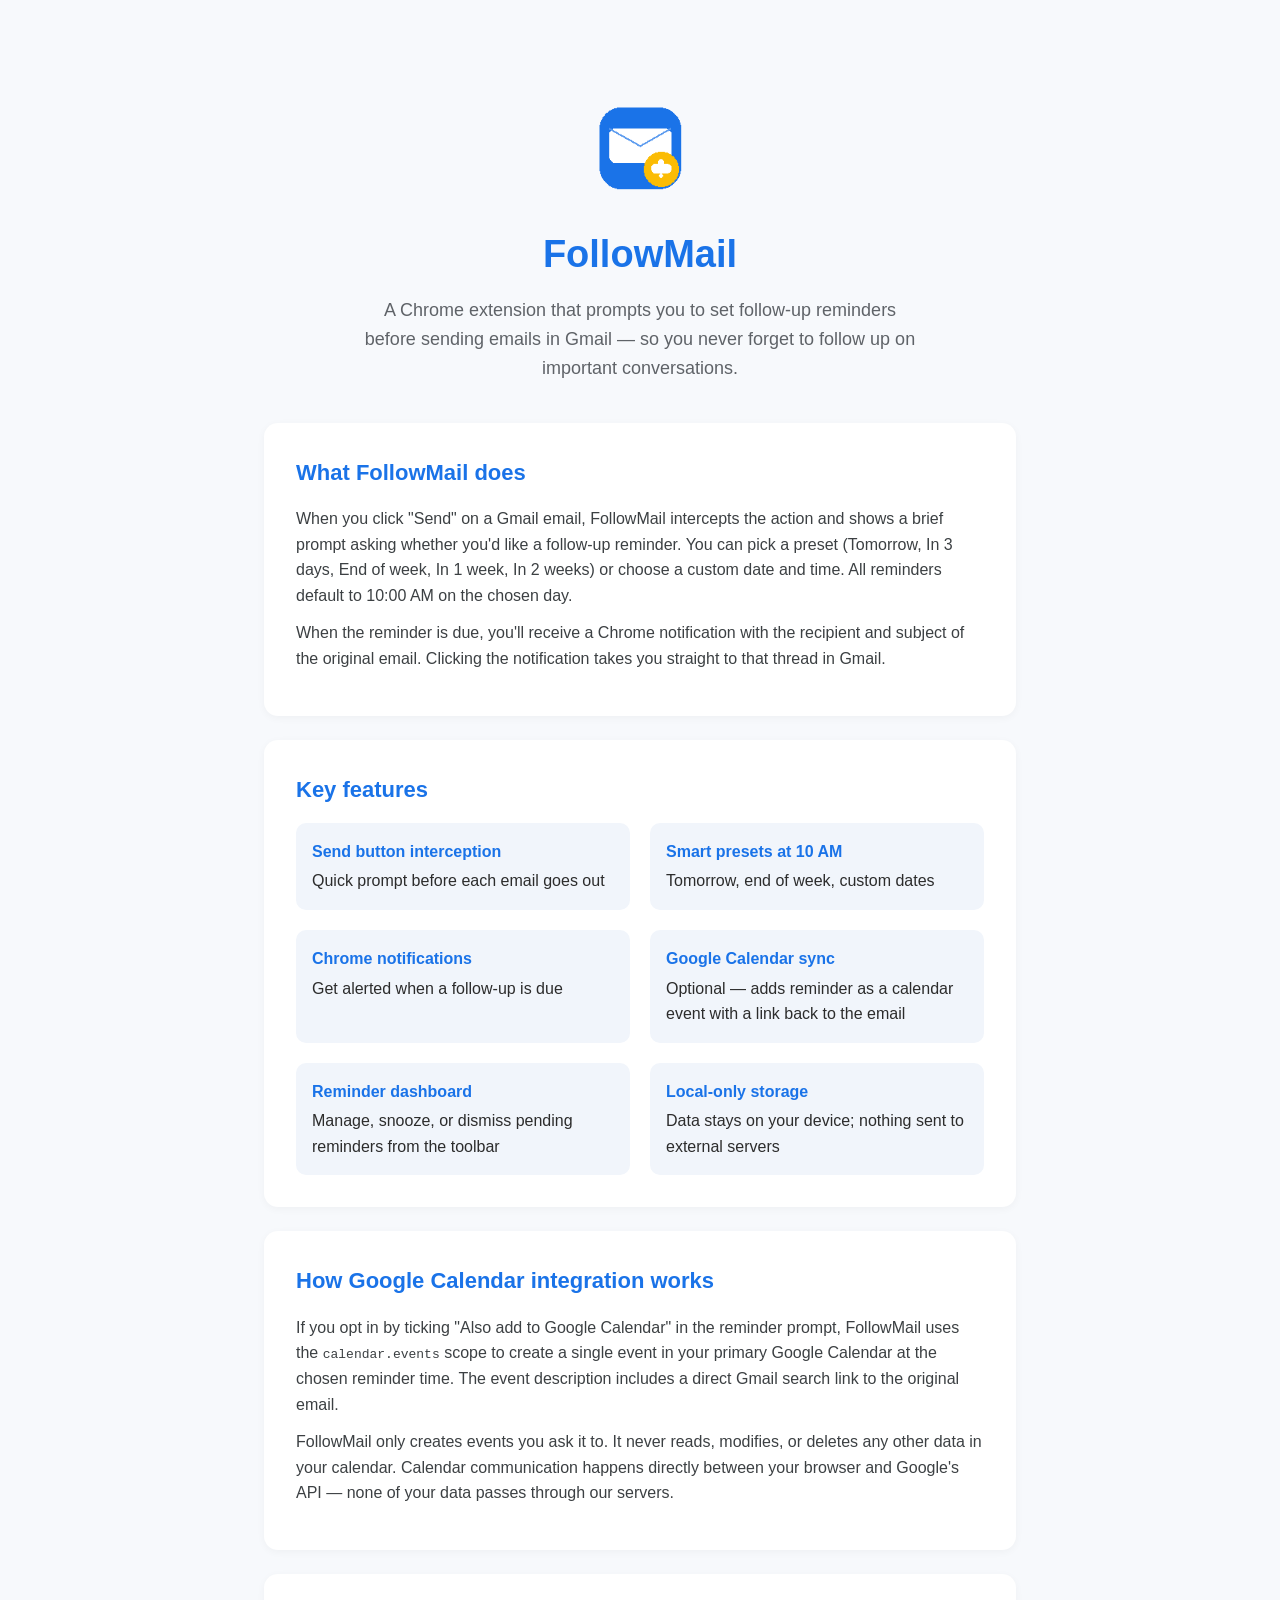
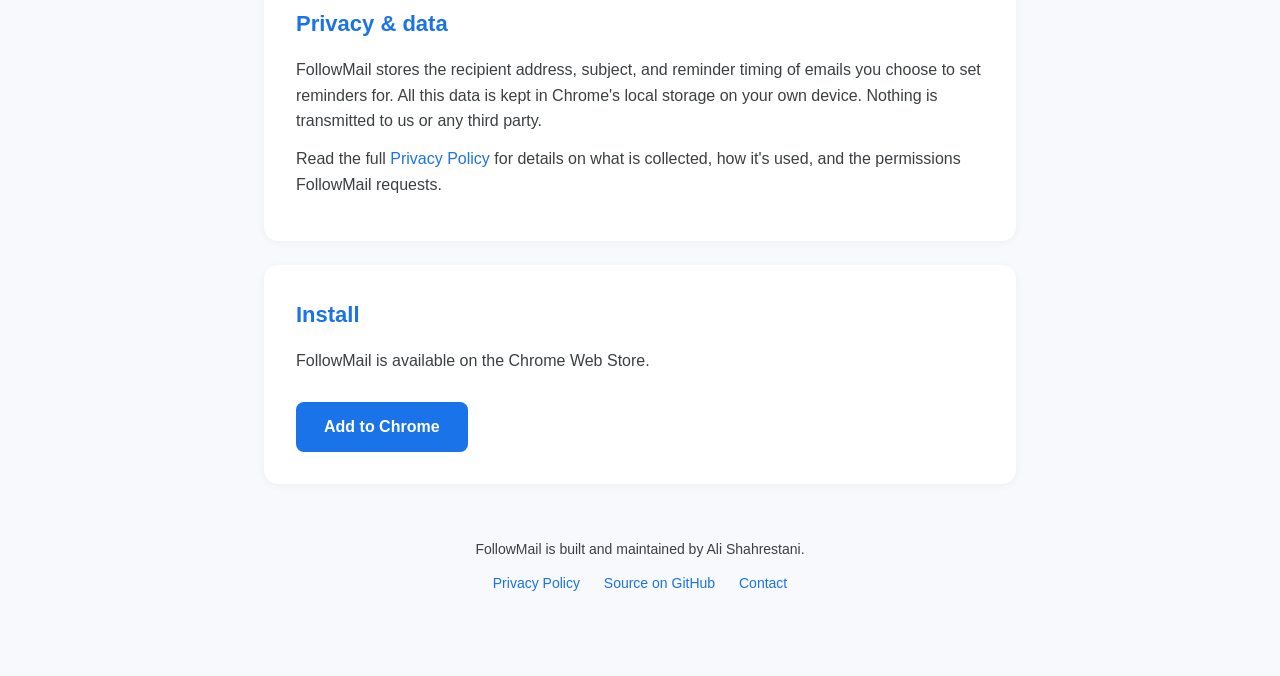
<file: index.html>
<!DOCTYPE html>
<html lang="en">
<head>
  <meta charset="UTF-8">
  <meta name="viewport" content="width=device-width, initial-scale=1.0">
  <title>FollowMail — Gmail Follow-Up Reminder Extension</title>
  <meta name="description" content="FollowMail is a Chrome extension that prompts you to set follow-up reminders before sending emails in Gmail.">
  <style>
    * { box-sizing: border-box; margin: 0; padding: 0; }
    body { font-family: -apple-system, BlinkMacSystemFont, 'Segoe UI', Roboto, sans-serif; color: #2c2c2c; line-height: 1.6; background: #f7f9fc; }
    .container { max-width: 800px; margin: 0 auto; padding: 40px 24px; }
    header { text-align: center; padding: 60px 0 40px; }
    .logo { width: 96px; height: 96px; border-radius: 22px; margin-bottom: 20px; }
    h1 { font-size: 38px; color: #1a73e8; margin-bottom: 12px; }
    .tagline { font-size: 18px; color: #5f6368; max-width: 560px; margin: 0 auto; }
    section { background: #fff; border-radius: 14px; padding: 32px; margin-bottom: 24px; box-shadow: 0 2px 8px rgba(0,0,0,0.04); }
    h2 { color: #1a73e8; font-size: 22px; margin-bottom: 16px; }
    h3 { font-size: 16px; margin-top: 16px; margin-bottom: 6px; color: #3c4043; }
    p { margin-bottom: 12px; color: #3c4043; }
    ul { padding-left: 20px; margin-bottom: 12px; }
    li { margin-bottom: 6px; color: #3c4043; }
    .feature-grid { display: grid; grid-template-columns: 1fr 1fr; gap: 20px; margin-top: 16px; }
    .feature { padding: 16px; background: #f1f5fb; border-radius: 10px; }
    .feature strong { color: #1a73e8; display: block; margin-bottom: 4px; }
    a { color: #1a73e8; text-decoration: none; }
    a:hover { text-decoration: underline; }
    footer { text-align: center; padding: 30px 0; color: #80868b; font-size: 14px; }
    footer a { margin: 0 10px; }
    .cta { display: inline-block; background: #1a73e8; color: #fff; padding: 12px 28px; border-radius: 8px; font-weight: 600; margin-top: 16px; }
    .cta:hover { background: #1557b0; text-decoration: none; }
    @media (max-width: 600px) {
      .feature-grid { grid-template-columns: 1fr; }
      h1 { font-size: 28px; }
    }
  </style>
</head>
<body>
  <div class="container">
    <header>
      <img src="icons/icon128.png" alt="FollowMail logo" class="logo">
      <h1>FollowMail</h1>
      <p class="tagline">A Chrome extension that prompts you to set follow-up reminders before sending emails in Gmail — so you never forget to follow up on important conversations.</p>
    </header>

    <section>
      <h2>What FollowMail does</h2>
      <p>When you click "Send" on a Gmail email, FollowMail intercepts the action and shows a brief prompt asking whether you'd like a follow-up reminder. You can pick a preset (Tomorrow, In 3 days, End of week, In 1 week, In 2 weeks) or choose a custom date and time. All reminders default to 10:00 AM on the chosen day.</p>
      <p>When the reminder is due, you'll receive a Chrome notification with the recipient and subject of the original email. Clicking the notification takes you straight to that thread in Gmail.</p>
    </section>

    <section>
      <h2>Key features</h2>
      <div class="feature-grid">
        <div class="feature">
          <strong>Send button interception</strong>
          Quick prompt before each email goes out
        </div>
        <div class="feature">
          <strong>Smart presets at 10 AM</strong>
          Tomorrow, end of week, custom dates
        </div>
        <div class="feature">
          <strong>Chrome notifications</strong>
          Get alerted when a follow-up is due
        </div>
        <div class="feature">
          <strong>Google Calendar sync</strong>
          Optional — adds reminder as a calendar event with a link back to the email
        </div>
        <div class="feature">
          <strong>Reminder dashboard</strong>
          Manage, snooze, or dismiss pending reminders from the toolbar
        </div>
        <div class="feature">
          <strong>Local-only storage</strong>
          Data stays on your device; nothing sent to external servers
        </div>
      </div>
    </section>

    <section>
      <h2>How Google Calendar integration works</h2>
      <p>If you opt in by ticking "Also add to Google Calendar" in the reminder prompt, FollowMail uses the <code>calendar.events</code> scope to create a single event in your primary Google Calendar at the chosen reminder time. The event description includes a direct Gmail search link to the original email.</p>
      <p>FollowMail only creates events you ask it to. It never reads, modifies, or deletes any other data in your calendar. Calendar communication happens directly between your browser and Google's API — none of your data passes through our servers.</p>
    </section>

    <section>
      <h2>Privacy &amp; data</h2>
      <p>FollowMail stores the recipient address, subject, and reminder timing of emails you choose to set reminders for. All this data is kept in Chrome's local storage on your own device. Nothing is transmitted to us or any third party.</p>
      <p>Read the full <a href="privacy-policy.html">Privacy Policy</a> for details on what is collected, how it's used, and the permissions FollowMail requests.</p>
    </section>

    <section>
      <h2>Install</h2>
      <p>FollowMail is available on the Chrome Web Store.</p>
      <a href="https://chromewebstore.google.com/detail/aejfckdpeiekimaepbbabaafjkddioed" class="cta">Add to Chrome</a>
    </section>

    <footer>
      <p>FollowMail is built and maintained by Ali Shahrestani.</p>
      <p>
        <a href="privacy-policy.html">Privacy Policy</a>
        <a href="https://github.com/ShahAli2000/gmail-followup-reminder">Source on GitHub</a>
        <a href="mailto:ali@shahrestani.co.uk">Contact</a>
      </p>
    </footer>
  </div>
</body>
</html>
</file>
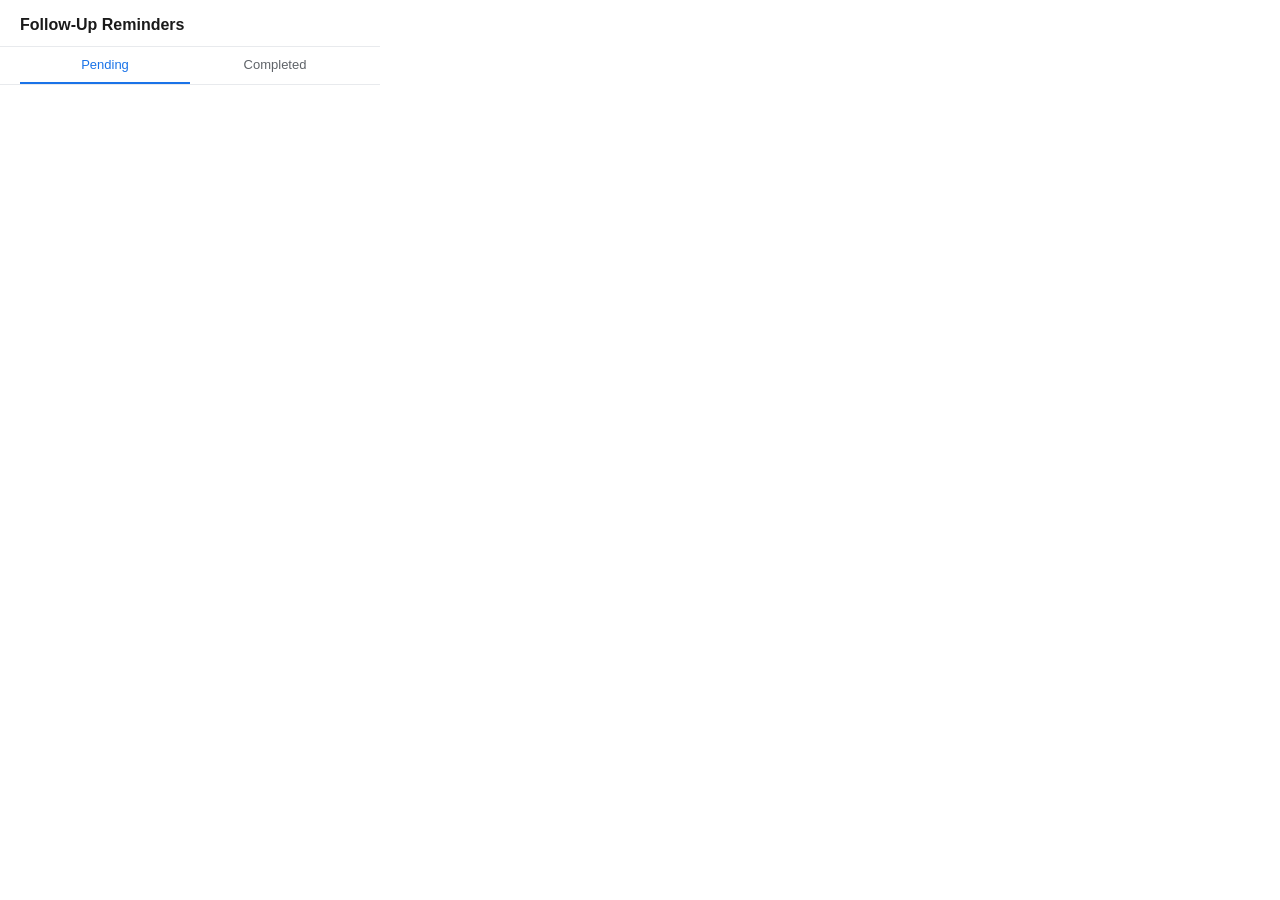
<file: popup.html>
<!DOCTYPE html>
<html lang="en">
<head>
  <meta charset="UTF-8">
  <meta name="viewport" content="width=device-width, initial-scale=1.0">
  <title>Follow-Up Reminders</title>
  <link rel="stylesheet" href="popup.css">
</head>
<body>
  <div class="popup-container">
    <div class="popup-header">
      <h1>Follow-Up Reminders</h1>
    </div>
    <div class="popup-tabs">
      <button class="tab-btn active" data-tab="pending">Pending</button>
      <button class="tab-btn" data-tab="completed">Completed</button>
    </div>
    <div id="reminder-list" class="reminder-list"></div>
    <div id="empty-state" class="empty-state" style="display: none;">
      <p class="empty-icon">&#128237;</p>
      <p class="empty-text">No reminders yet</p>
      <p class="empty-sub">Send an email from Gmail to get started</p>
    </div>
  </div>
  <script src="popup.js"></script>
</body>
</html>
</file>
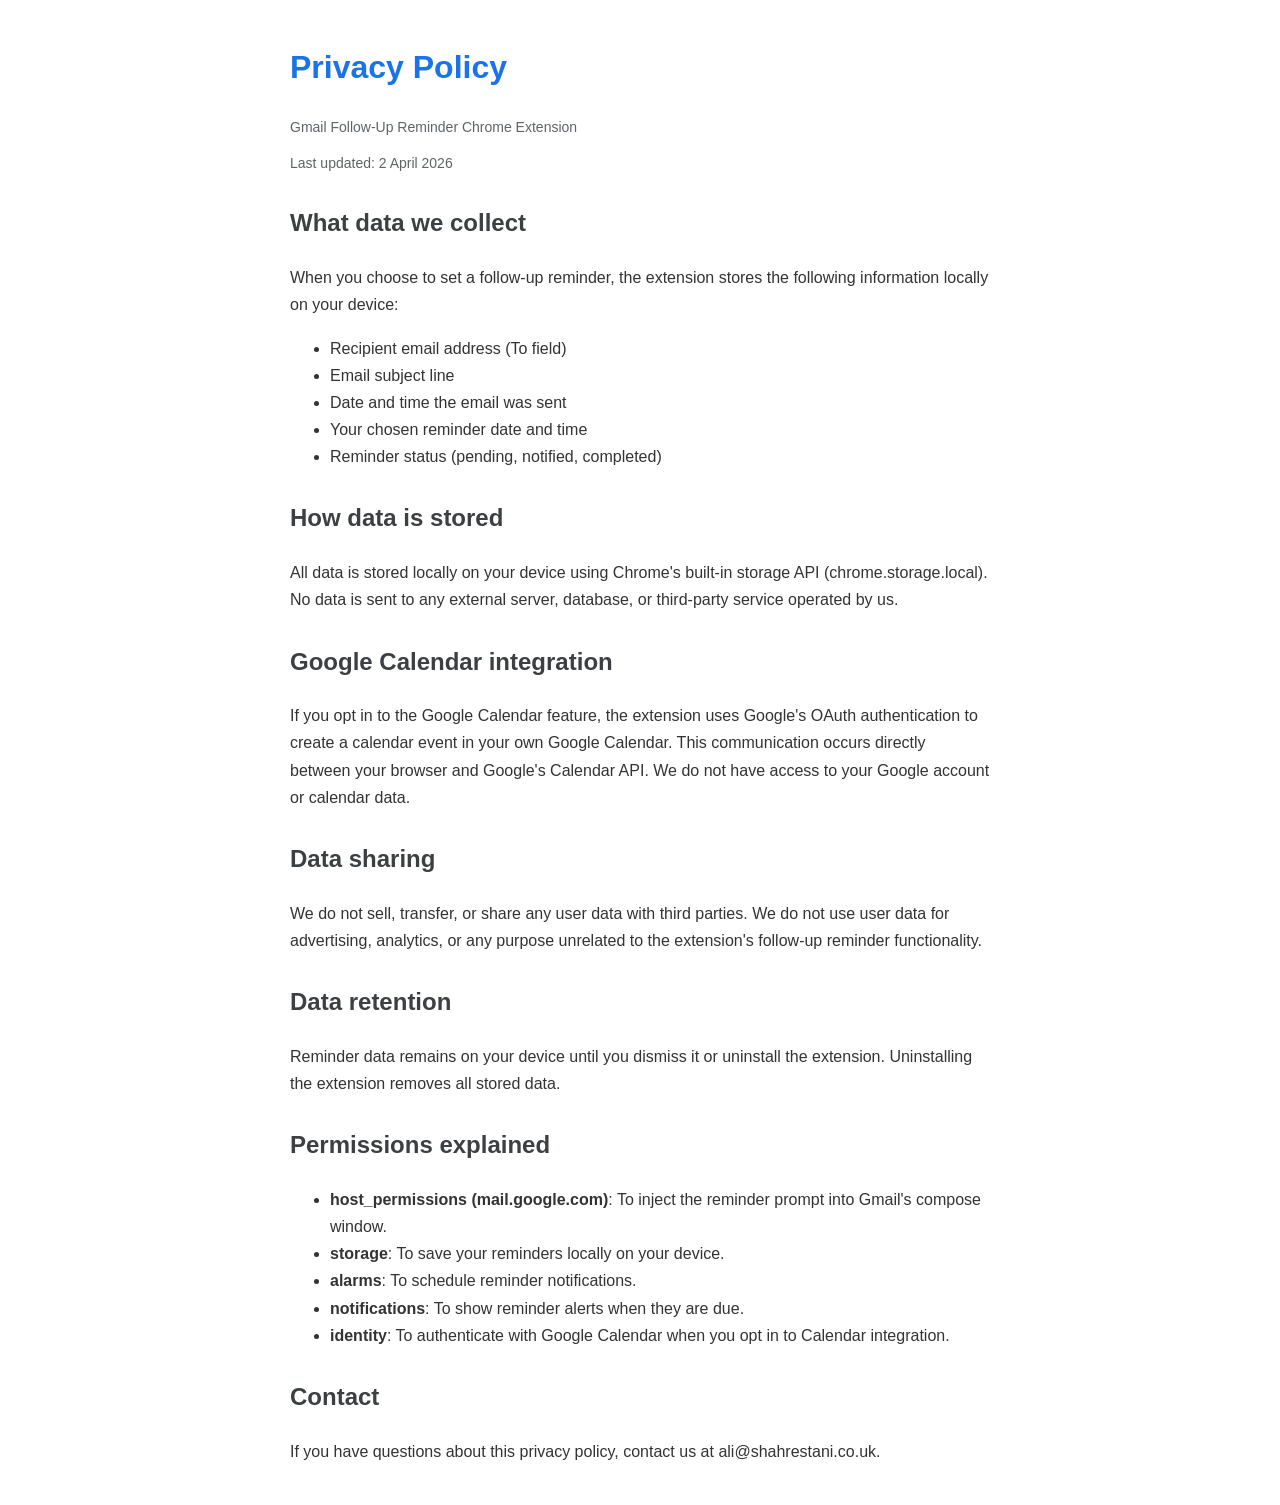
<file: privacy-policy.html>
<!DOCTYPE html>
<html lang="en">
<head>
  <meta charset="UTF-8">
  <meta name="viewport" content="width=device-width, initial-scale=1.0">
  <title>Privacy Policy - Gmail Follow-Up Reminder</title>
  <style>
    body { font-family: -apple-system, BlinkMacSystemFont, 'Segoe UI', Roboto, sans-serif; max-width: 700px; margin: 40px auto; padding: 0 20px; color: #333; line-height: 1.7; }
    h1 { color: #1a73e8; }
    h2 { color: #3c4043; margin-top: 28px; }
    p { margin: 12px 0; }
    .updated { color: #5f6368; font-size: 14px; }
  </style>
</head>
<body>
  <h1>Privacy Policy</h1>
  <p class="updated">Gmail Follow-Up Reminder Chrome Extension</p>
  <p class="updated">Last updated: 2 April 2026</p>

  <h2>What data we collect</h2>
  <p>When you choose to set a follow-up reminder, the extension stores the following information locally on your device:</p>
  <ul>
    <li>Recipient email address (To field)</li>
    <li>Email subject line</li>
    <li>Date and time the email was sent</li>
    <li>Your chosen reminder date and time</li>
    <li>Reminder status (pending, notified, completed)</li>
  </ul>

  <h2>How data is stored</h2>
  <p>All data is stored locally on your device using Chrome's built-in storage API (chrome.storage.local). No data is sent to any external server, database, or third-party service operated by us.</p>

  <h2>Google Calendar integration</h2>
  <p>If you opt in to the Google Calendar feature, the extension uses Google's OAuth authentication to create a calendar event in your own Google Calendar. This communication occurs directly between your browser and Google's Calendar API. We do not have access to your Google account or calendar data.</p>

  <h2>Data sharing</h2>
  <p>We do not sell, transfer, or share any user data with third parties. We do not use user data for advertising, analytics, or any purpose unrelated to the extension's follow-up reminder functionality.</p>

  <h2>Data retention</h2>
  <p>Reminder data remains on your device until you dismiss it or uninstall the extension. Uninstalling the extension removes all stored data.</p>

  <h2>Permissions explained</h2>
  <ul>
    <li><strong>host_permissions (mail.google.com)</strong>: To inject the reminder prompt into Gmail's compose window.</li>
    <li><strong>storage</strong>: To save your reminders locally on your device.</li>
    <li><strong>alarms</strong>: To schedule reminder notifications.</li>
    <li><strong>notifications</strong>: To show reminder alerts when they are due.</li>
    <li><strong>identity</strong>: To authenticate with Google Calendar when you opt in to Calendar integration.</li>
  </ul>

  <h2>Contact</h2>
  <p>If you have questions about this privacy policy, contact us at ali@shahrestani.co.uk.</p>
</body>
</html>
</file>
<file: popup.css>
/* Gmail Follow-Up Reminder — Popup Styles */

* {
  margin: 0;
  padding: 0;
  box-sizing: border-box;
}

body {
  width: 380px;
  max-height: 500px;
  font-family: 'Google Sans', Roboto, Arial, sans-serif;
  background: #fff;
  color: #3c4043;
  overflow-y: auto;
}

.popup-container {
  padding: 0;
}

.popup-header {
  padding: 16px 20px 12px;
  border-bottom: 1px solid #e8eaed;
}

.popup-header h1 {
  font-size: 16px;
  font-weight: 600;
  color: #1a1a1a;
}

.popup-tabs {
  display: flex;
  border-bottom: 1px solid #e8eaed;
  padding: 0 20px;
}

.tab-btn {
  flex: 1;
  padding: 10px 0;
  background: none;
  border: none;
  border-bottom: 2px solid transparent;
  font-size: 13px;
  font-weight: 500;
  color: #5f6368;
  cursor: pointer;
  transition: all 0.15s ease;
  font-family: inherit;
}

.tab-btn:hover {
  color: #1a73e8;
}

.tab-btn.active {
  color: #1a73e8;
  border-bottom-color: #1a73e8;
}

.reminder-list {
  padding: 8px 0;
}

.reminder-item {
  padding: 12px 20px;
  border-bottom: 1px solid #f1f3f4;
  transition: background 0.1s ease;
}

.reminder-item:hover {
  background: #f8f9fa;
}

.reminder-item:last-child {
  border-bottom: none;
}

.reminder-top {
  display: flex;
  justify-content: space-between;
  align-items: flex-start;
  margin-bottom: 4px;
}

.reminder-subject {
  font-size: 13px;
  font-weight: 600;
  color: #1a1a1a;
  flex: 1;
  overflow: hidden;
  text-overflow: ellipsis;
  white-space: nowrap;
  margin-right: 8px;
}

.reminder-status {
  font-size: 11px;
  font-weight: 500;
  padding: 2px 8px;
  border-radius: 10px;
  white-space: nowrap;
}

.status-pending {
  background: #fef7e0;
  color: #b36b00;
}

.status-notified {
  background: #e8f0fe;
  color: #1a73e8;
}

.status-completed {
  background: #e6f4ea;
  color: #137333;
}

.reminder-to {
  font-size: 12px;
  color: #5f6368;
  margin-bottom: 4px;
  overflow: hidden;
  text-overflow: ellipsis;
  white-space: nowrap;
}

.reminder-date {
  font-size: 11px;
  color: #9aa0a6;
}

.reminder-actions {
  display: flex;
  gap: 6px;
  margin-top: 8px;
}

.action-btn {
  padding: 4px 10px;
  border: 1px solid #dadce0;
  border-radius: 6px;
  background: #fff;
  font-size: 11px;
  font-weight: 500;
  color: #5f6368;
  cursor: pointer;
  transition: all 0.1s ease;
  font-family: inherit;
}

.action-btn:hover {
  background: #f1f3f4;
}

.action-btn.done-btn {
  color: #137333;
  border-color: #137333;
}

.action-btn.done-btn:hover {
  background: #e6f4ea;
}

.action-btn.dismiss-btn {
  color: #c5221f;
  border-color: #c5221f;
}

.action-btn.dismiss-btn:hover {
  background: #fce8e6;
}

.snooze-select {
  padding: 4px 8px;
  border: 1px solid #dadce0;
  border-radius: 6px;
  font-size: 11px;
  font-family: inherit;
  color: #5f6368;
  background: #fff;
  cursor: pointer;
}

.empty-state {
  padding: 40px 20px;
  text-align: center;
}

.empty-icon {
  font-size: 36px;
  margin-bottom: 12px;
}

.empty-text {
  font-size: 14px;
  font-weight: 600;
  color: #3c4043;
  margin-bottom: 4px;
}

.empty-sub {
  font-size: 12px;
  color: #9aa0a6;
}
</file>
